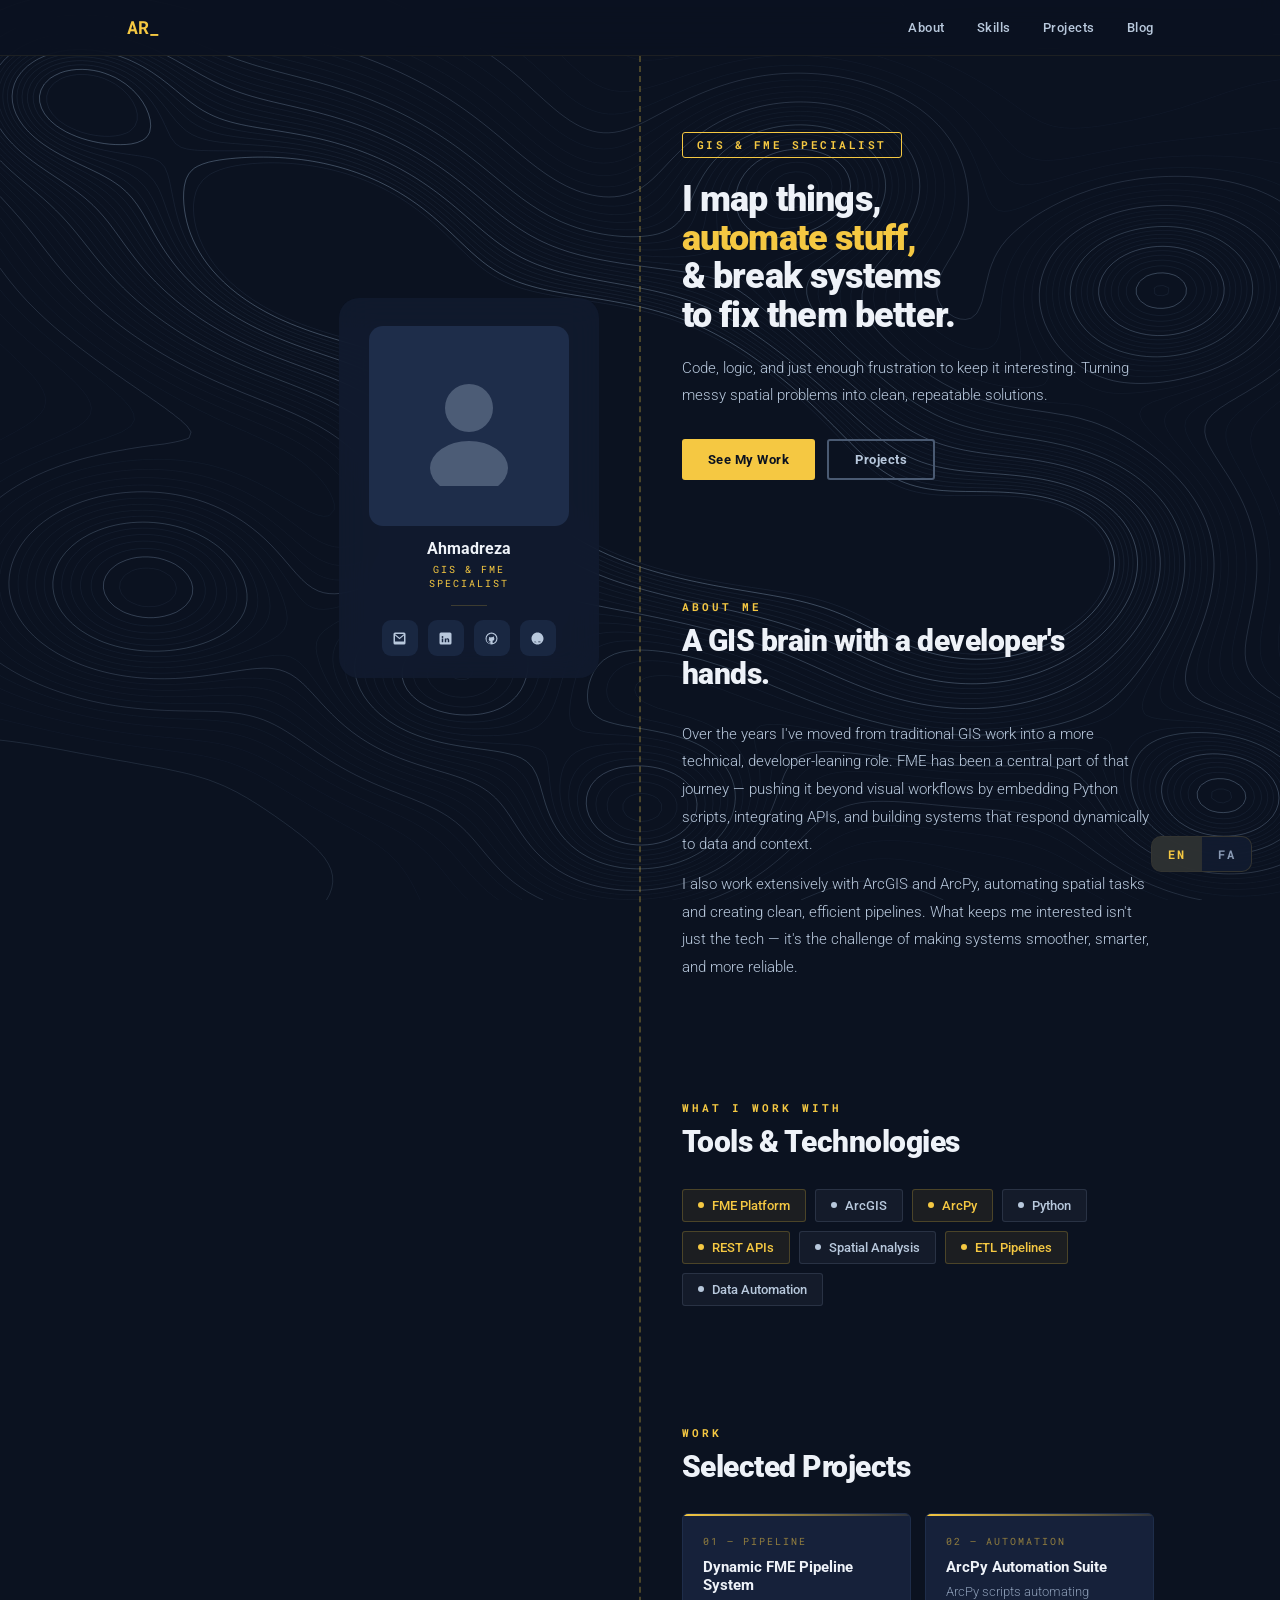
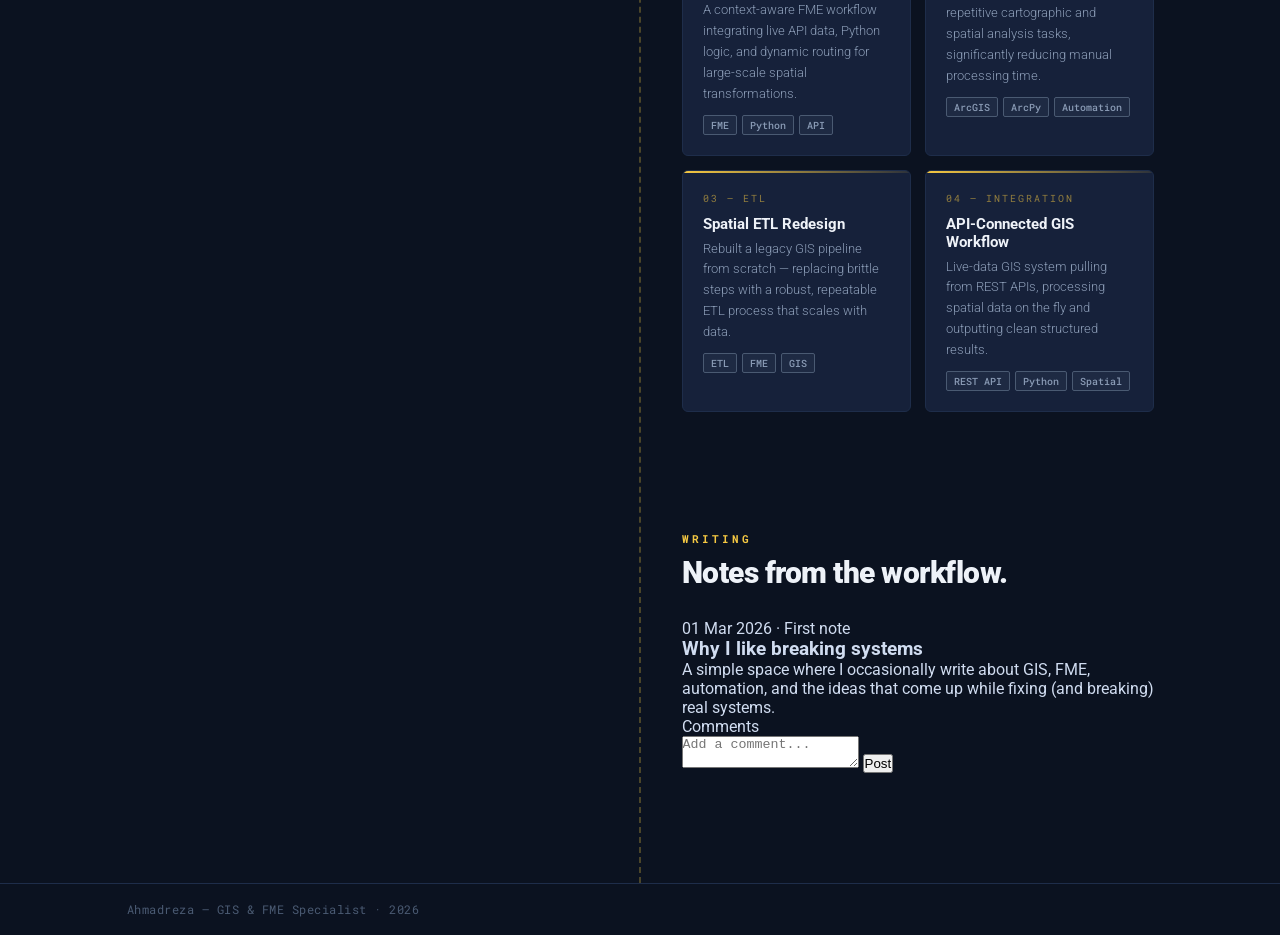
<file: index.html>
<!DOCTYPE html>
<html lang="en">
  <head>
    <meta charset="UTF-8" />
    <meta name="viewport" content="width=device-width, initial-scale=1.0" />
    <title>Ahmadreza — Portfolio</title>
    <!-- Redirect quickly to the main portfolio page -->
    <meta http-equiv="refresh" content="0; url=portfolio.html" />
    <link rel="canonical" href="portfolio.html" />
    <style>
      body {
        font-family: system-ui, -apple-system, BlinkMacSystemFont, "Segoe UI",
          sans-serif;
        display: flex;
        align-items: center;
        justify-content: center;
        min-height: 100vh;
        margin: 0;
        background: #0b1220;
        color: #eef2f8;
      }
      a {
        color: #f5c842;
      }
    </style>
  </head>
  <body>
    <p>
      If you are not redirected automatically, open
      <a href="portfolio.html">my portfolio</a>.
    </p>
  </body>
</html>
</file>
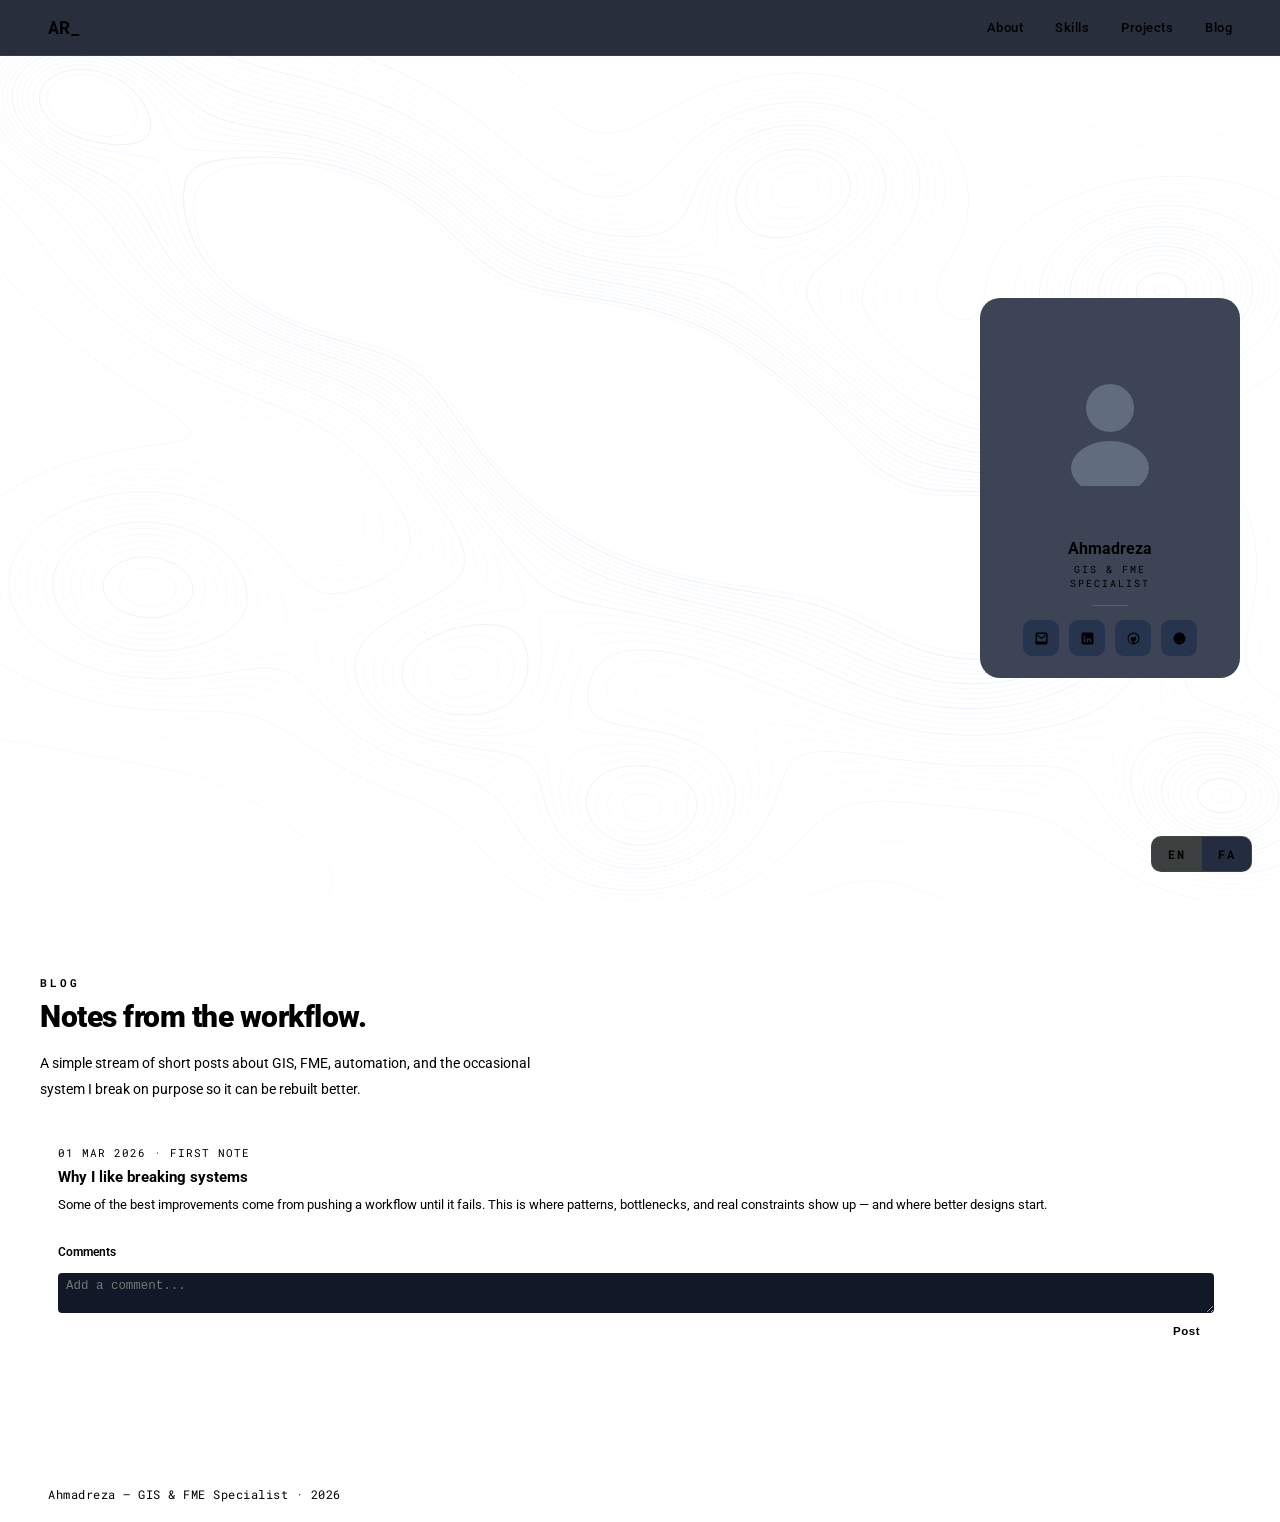
<file: blog.html>
<!DOCTYPE html>
<html lang="en">
<head>
<meta charset="UTF-8"/>
<meta name="viewport" content="width=device-width, initial-scale=1.0"/>
<title>Ahmadreza — Blog</title>
<link href="https://fonts.googleapis.com/css2?family=Roboto:wght@300;400;500;700;900&family=Roboto+Mono:wght@400;500&display=swap" rel="stylesheet"/>
<link href="https://fonts.googleapis.com/css2?family=Vazirmatn:wght@300;400;500;700;900&display=swap" rel="stylesheet"/>
<style>
*{margin:0;padding:0;box-sizing:border-box;}
::root{
  --navy:#0B1220;
  --navy-card:#16213A;
  --navy-light:#1E2D4A;
  --yellow:#F5C842;
  --grey:#8A9BB5;
  --grey-light:#B8C8DC;
  --grey-dark:#4A5A72;
  --white:#EEF2F8;
  --ink:#D0DCF0;
  --max-col:560px;
}
html{scroll-behavior:smooth;}
body{font-family:'Roboto',sans-serif;background:var(--navy);color:var(--ink);overflow-x:hidden;}
body.rtl{direction:rtl;font-family:'Vazirmatn',sans-serif;}

#bgCanvas{position:fixed;top:0;left:0;width:100%;height:100%;z-index:0;pointer-events:none;}

nav{
  position:fixed;top:0;width:100%;z-index:100;
  padding:16px 0;
  display:flex;justify-content:space-between;align-items:center;
  background:rgba(11,18,32,0.88);backdrop-filter:blur(12px);
  border-bottom:1px solid rgba(245,200,66,0.08);
}
.nav-inner{
  width:100%;display:flex;align-items:center;justify-content:space-between;
  max-width:calc(var(--max-col)*2 + 3px);
  margin:0 auto;
  padding:0 48px;
}
.nav-logo{font-weight:900;font-size:1.1rem;color:var(--yellow);font-family:'Roboto Mono',monospace;}
.nav-links{display:flex;gap:32px;}
.nav-links a{text-decoration:none;color:var(--grey-light);font-weight:500;font-size:0.83rem;letter-spacing:0.5px;transition:color 0.2s;}
.nav-links a:hover{color:var(--yellow);}
.nav-links a.active{color:var(--yellow);}

.lang-toggle{
  position:fixed;bottom:28px;right:28px;z-index:200;
  display:flex;align-items:center;
  background:rgba(18,28,48,0.92);backdrop-filter:blur(14px);
  border-radius:10px;overflow:hidden;
  border:1px solid rgba(245,200,66,0.15);
}
.lang-btn{padding:9px 16px;font-size:0.75rem;font-weight:700;font-family:'Roboto Mono',monospace;letter-spacing:1.5px;cursor:pointer;border:none;background:transparent;color:var(--grey);transition:color 0.2s,background 0.2s;}
.lang-btn.active{background:rgba(245,200,66,0.12);color:var(--yellow);}
.lang-btn:hover:not(.active)){color:var(--grey-light);}
.lang-sep{width:1px;background:rgba(245,200,66,0.12);align-self:stretch;}

.layout-outer{
  display:flex;
  justify-content:center;
  min-height:100vh;
  padding-top:56px;
  position:relative;z-index:1;
}
.layout{
  display:grid;
  grid-template-columns:minmax(0,var(--max-col)) 3px minmax(0,var(--max-col));
  width:100%;
  max-width:calc(var(--max-col)*2 + 3px);
}
.spine{
  position:relative;
  display:flex;flex-direction:column;align-items:center;
}
.spine-line{
  position:absolute;
  top:0;bottom:0;
  left:50%;transform:translateX(-50%);
  width:0;
  border-left:2px dashed rgba(245,200,66,0.28);
}

.left-panel{
  display:flex;flex-direction:column;
  align-items:flex-end;
  padding:80px 40px 60px 48px;
  position:sticky;top:56px;
  height:calc(100vh - 56px);
  align-self:start;
  justify-content:center;
}
body.rtl .left-panel{align-items:flex-start;padding:80px 48px 60px 40px;}

.profile-card{
  display:flex;flex-direction:column;align-items:center;
  background:rgba(18,28,48,0.82);
  backdrop-filter:blur(16px);
  border:none;border-radius:20px;
  padding:28px 24px 22px;
  width:100%;max-width:260px;
}
.profile-photo{
  width:200px;height:200px;border-radius:14px;
  background:var(--navy-light);
  overflow:hidden;display:flex;align-items:center;justify-content:center;
}
.profile-photo svg{width:120px;height:120px;opacity:0.3;}
.profile-name{margin-top:14px;font-size:0.97rem;font-weight:700;color:var(--white);text-align:center;}
.profile-name-fa{font-size:0.82rem;color:var(--grey);text-align:center;margin-top:3px;display:none;}
body.rtl .profile-name-fa{display:block;}
body.rtl .profile-name{display:none;}
.profile-role{margin-top:5px;font-size:0.6rem;color:var(--yellow);text-align:center;letter-spacing:2px;text-transform:uppercase;font-family:'Roboto Mono',monospace;line-height:1.5;}
body.rtl .profile-role{font-family:'Vazirmatn',sans-serif;letter-spacing:0.5px;}
.profile-divider{width:36px;height:1px;background:rgba(245,200,66,0.2);margin:14px 0;}
.profile-socials{display:flex;flex-direction:row;gap:10px;justify-content:center;}
.soc-btn{width:36px;height:36px;border-radius:9px;background:rgba(30,45,74,0.7);border:none;display:flex;align-items:center;justify-content:center;cursor:pointer;text-decoration:none;transition:background 0.2s;}
.soc-btn:hover{background:rgba(245,200,66,0.13);}
.soc-btn svg{width:15px;height:15px;fill:var(--grey-light);}
.soc-btn:hover svg{fill:var(--yellow);}

.right-panel{
  padding:60px 48px 60px 40px;
  display:flex;flex-direction:column;
}
body.rtl .right-panel{padding:60px 40px 60px 48px;}

.section-block{position:relative;padding:70px 0 50px;}
.section-block:first-child{padding-top:16px;}

.section-label{font-size:0.68rem;font-weight:700;letter-spacing:3px;text-transform:uppercase;color:var(--yellow);margin-bottom:10px;font-family:'Roboto Mono',monospace;}
body.rtl .section-label{font-family:'Vazirmatn',sans-serif;letter-spacing:0.5px;}
.section-title{font-size:1.9rem;font-weight:900;color:var(--white);letter-spacing:-0.5px;line-height:1.1;margin-bottom:18px;}
body.rtl .section-title{letter-spacing:0;}
.section-sub{font-size:0.9rem;color:var(--grey-light);line-height:1.8;max-width:32rem;}

/* BLOG */
.blog-list{display:flex;flex-direction:column;gap:14px;margin-top:24px;}
.blog-card{background:var(--navy-card);border:1px solid var(--navy-light);border-radius:6px;padding:18px 18px 16px;display:flex;flex-direction:column;gap:8px;}
.blog-meta{font-size:0.7rem;color:var(--grey);font-family:'Roboto Mono',monospace;letter-spacing:1px;text-transform:uppercase;}
body.rtl .blog-meta{font-family:'Vazirmatn',sans-serif;letter-spacing:0.5px;}
.blog-title{font-size:0.95rem;font-weight:700;color:var(--white);}
.blog-body{font-size:0.82rem;color:var(--grey-light);line-height:1.75;}
.blog-comments{margin-top:10px;border-top:1px solid var(--navy-light);padding-top:10px;}
.blog-comments-title{font-size:0.75rem;font-weight:600;color:var(--grey-light);margin-bottom:6px;}
.blog-comment-list{list-style:none;padding:0;margin:0;display:flex;flex-direction:column;gap:6px;font-size:0.78rem;color:var(--ink);}
.blog-comment-item-meta{font-size:0.65rem;color:var(--grey-dark);margin-bottom:2px;}
.blog-comment-form{margin-top:8px;display:flex;flex-direction:column;gap:6px;}
.blog-comment-input{background:#111827;border:1px solid var(--navy-light);border-radius:4px;padding:6px 8px;font-size:0.78rem;color:var(--ink);resize:vertical;min-height:40px;}
.blog-comment-input:focus{outline:none;border-color:var(--yellow);}
.blog-comment-submit{align-self:flex-end;padding:6px 14px;border-radius:3px;border:none;background:var(--yellow);color:var(--navy);font-size:0.72rem;font-weight:700;cursor:pointer;letter-spacing:0.5px;}
.blog-comment-submit:hover{transform:translateY(-1px);box-shadow:0 4px 12px rgba(0,0,0,0.35);}

.footer-outer{position:relative;z-index:1;border-top:1px solid var(--navy-light);}
.footer-inner{max-width:calc(var(--max-col)*2 + 3px);margin:0 auto;padding:18px 48px;}
footer{font-size:0.72rem;color:var(--grey-dark);font-family:'Roboto Mono',monospace;letter-spacing:0.5px;}
body.rtl footer{font-family:'Vazirmatn',sans-serif;letter-spacing:0;}

@media(max-width:860px){
  .layout{grid-template-columns:1fr;}
  .spine{display:none;}
  .left-panel{position:relative;top:auto;height:auto;padding:40px 24px 20px;align-items:center;}
  .right-panel{padding:20px 24px 40px;}
  .nav-inner{padding:0 20px;}
  .footer-inner{padding:18px 24px;}
}
</style>
</head>
<body>

<canvas id="bgCanvas"></canvas>

<div class="lang-toggle">
  <button class="lang-btn active" id="btn-en" onclick="setLang('en')">EN</button>
  <div class="lang-sep"></div>
  <button class="lang-btn" id="btn-fa" onclick="setLang('fa')">FA</button>
</div>

<nav>
  <div class="nav-inner">
    <div class="nav-logo">AR_</div>
    <div class="nav-links">
      <a href="portfolio.html#about" id="nav-about">About</a>
      <a href="portfolio.html#skills" id="nav-skills">Skills</a>
      <a href="portfolio.html#projects" id="nav-projects">Projects</a>
      <a href="blog.html" id="nav-blog" class="active">Blog</a>
    </div>
  </div>
</nav>

<div class="layout-outer">
  <div class="layout">
    <div class="left-panel">
      <div class="profile-card">
        <div class="profile-photo">
          <svg viewBox="0 0 80 80" fill="none"><circle cx="40" cy="28" r="16" fill="#B8C8DC"/><ellipse cx="40" cy="68" rx="26" ry="18" fill="#B8C8DC"/></svg>
        </div>
        <div class="profile-name">Ahmadreza</div>
        <div class="profile-name-fa" id="profile-name-fa">احمدرضا</div>
        <div class="profile-role" id="profile-role">GIS & FME<br/>Specialist</div>
        <div class="profile-divider"></div>
        <div class="profile-socials">
          <a href="mailto:ahmadreza@email.com" class="soc-btn" title="Email">
            <svg viewBox="0 0 20 20"><path d="M2 4a2 2 0 012-2h12a2 2 0 012 2v12a2 2 0 01-2 2H4a2 2 0 01-2-2V4zm2 0l6 5 6-5H4zm0 2v8h12V6l-6 5-6-5z"/></svg>
          </a>
          <a href="#" class="soc-btn" title="LinkedIn">
            <svg viewBox="0 0 20 20"><path d="M16 2H4a2 2 0 00-2 2v12a2 2 0 002 2h12a2 2 0 002-2V4a2 2 0 00-2-2zM7 15H5v-5h2v5zm-1-5.8a1.2 1.2 0 110-2.4 1.2 1.2 0 010 2.4zm9 5.8h-2v-2.6c0-.8-.3-1.4-1-1.4-.6 0-.9.4-1 .8v3.2H9V10h2v.8c.3-.5.9-1 1.8-1 1.3 0 2.2.9 2.2 2.7V15z"/></svg>
          </a>
          <a href="#" class="soc-btn" title="GitHub">
            <svg viewBox="0 0 20 20"><path d="M10 2a8 8 0 100 16A8 8 0 0010 2zm0 1.5c3.59 0 6.5 2.91 6.5 6.5 0 2.89-1.88 5.35-4.49 6.22-.32-.06-.44-.22-.44-.44v-1.58c0-.54-.18-.89-.38-1.07 1.27-.14 2.6-.62 2.6-2.8 0-.62-.22-1.13-.59-1.52.06-.15.26-.72-.06-1.5 0 0-.48-.15-1.58.59A5.46 5.46 0 0010 8.4c-.49 0-.98.07-1.44.2-1.1-.74-1.58-.59-1.58-.59-.32.78-.12 1.35-.06 1.5-.37.39-.59.9-.59 1.52 0 2.17 1.32 2.66 2.58 2.81-.16.14-.31.39-.37.76-.33.15-1.18.41-1.7-.49 0 0-.31-.56-.9-.6 0 0-.57-.01-.04.36 0 0 .38.18.65.85 0 0 .34 1.04 1.98.69v1.05c0 .22-.12.38-.43.44A6.502 6.502 0 013.5 10c0-3.59 2.91-6.5 6.5-6.5z"/></svg>
          </a>
          <a href="#" class="soc-btn" title="ResearchGate">
            <svg viewBox="0 0 20 20"><path d="M10 2C5.58 2 2 5.58 2 10s3.58 8 8 8 8-3.58 8-8-3.58-8-8-8zm1 13v-1.06c2.26-.44 4-2.43 4-4.94 0-2.76-2.24-5-5-5S5 7.24 5 10c0 2.51 1.74 4.5 4 4.94V15H6v-1h3V9.5H7V8l3-1 3 1v1.5h-2V14h3v1h-3z"/></svg>
          </a>
        </div>
      </div>
    </div>

    <div class="spine"><div class="spine-line"></div></div>

    <div class="right-panel">
      <div class="section-block" id="blog-top">
        <div class="section-label" id="blog-label">Blog</div>
        <div class="section-title" id="blog-title">Notes from the workflow.</div>
        <p class="section-sub" id="blog-sub">
          A simple stream of short posts about GIS, FME, automation, and the occasional system I break on purpose so it can be rebuilt better.
        </p>
        <div class="blog-list" id="blog-list">
          <article class="blog-card" data-blog-id="2026-03-01-first-note">
            <div class="blog-meta">01 Mar 2026 · First note</div>
            <h3 class="blog-title">Why I like breaking systems</h3>
            <p class="blog-body">
              Some of the best improvements come from pushing a workflow until it fails. This is where patterns, bottlenecks, and real constraints show up — and where better designs start.
            </p>
            <div class="blog-comments">
              <div class="blog-comments-title" data-i18n="comments-title">Comments</div>
              <ul class="blog-comment-list"></ul>
              <form class="blog-comment-form">
                <textarea class="blog-comment-input" placeholder="Add a comment..."></textarea>
                <button type="submit" class="blog-comment-submit">Post</button>
              </form>
            </div>
          </article>
        </div>
      </div>
    </div>
  </div>
</div>

<div class="footer-outer">
  <div class="footer-inner">
    <footer id="footer-text">Ahmadreza — GIS & FME Specialist · 2026</footer>
  </div>
</div>

<script>
// background from portfolio
const canvas = document.getElementById('bgCanvas');
const ctx = canvas.getContext('2d');
let W,H,contourLevels=[];
function noise(x,y){
  return (Math.sin(x*1.1+2.3)*Math.cos(y*0.9+1.7)
        + Math.sin(x*0.4+5.1)*Math.cos(y*0.5+3.9)*0.6
        + Math.sin(x*2.3+0.7)*Math.cos(y*1.8+4.2)*0.3
        + Math.sin(x*0.15+8.1)*Math.cos(y*0.2+6.3)*0.8)/2.7;
}
function elevation(nx,ny){
  const peaks=[
    {x:0.50,y:0.48,s:0.18},{x:0.44,y:0.42,s:0.13},{x:0.57,y:0.55,s:0.14},
    {x:0.18,y:0.22,s:0.16},{x:0.28,y:0.30,s:0.12},{x:0.75,y:0.70,s:0.15},
    {x:0.82,y:0.60,s:0.11},{x:0.62,y:0.20,s:0.10},{x:0.12,y:0.65,s:0.12},
    {x:0.90,y:0.32,s:0.09},{x:0.35,y:0.75,s:0.11},{x:0.50,y:0.90,s:0.10},
    {x:0.05,y:0.10,s:0.09},{x:0.95,y:0.88,s:0.08}
  ];
  let h=0;
  peaks.forEach(p=>{
    const dx=nx-p.x,dy=ny-p.y;
    h+=Math.exp(-(dx*dx+dy*dy)/(p.s*p.s));
  });
  h+=noise(nx*8,ny*8)*0.22+noise(nx*3.5+1.1,ny*3.5+2.3)*0.14;
  return h;
}
function buildContours(){
  contourLevels=[];
  const BASE_W=1400,BASE_H=900,gs=6;
  const cols=Math.ceil(BASE_W/gs)+1,rows=Math.ceil(BASE_H/gs)+1;
  const grid=[];
  for(let r=0;r<rows;r++){
    grid[r]=[];
    for(let c=0;c<cols;c++) grid[r][c]=elevation(c/cols,r/rows);
  }
  const numLevels=32,minE=0.02,maxE=1.35;
  for(let li=0;li<numLevels;li++){
    const thresh=minE+(li/(numLevels-1))*(maxE-minE);
    const segs=[];
    for(let r=0;r<rows-1;r++){
      for(let c=0;c<cols-1;c++){
        const v=[grid[r][c],grid[r][c+1],grid[r+1][c+1],grid[r+1][c]];
        const px=[c*gs,(c+1)*gs,(c+1)*gs,c*gs];
        const py=[r*gs,r*gs,(r+1)*gs,(r+1)*gs];
        const ipts=[];
        [[0,1],[1,2],[2,3],[3,0]].forEach(([a,b])=>{
          if((v[a]<thresh)!==(v[b]<thresh)){
            const f=(thresh-v[a])/(v[b]-v[a]);
            ipts.push([px[a]+f*(px[b]-px[a]),py[a]+f*(py[b]-py[a])]);
          }
        });
        if(ipts.length===2) segs.push(ipts);
      }
    }
    const t=li/numLevels,alpha=0.055+t*0.085,isIndex=(li%5===0);
    contourLevels.push({segs,alpha:isIndex?alpha*2.2:alpha,isIndex,baseW:BASE_W,baseH:BASE_H});
  }
}
function drawContours(){
  contourLevels.forEach(cl=>{
    const sx=W/cl.baseW,sy=H/cl.baseH;
    ctx.beginPath();
    cl.segs.forEach(s=>{
      ctx.moveTo(s[0][0]*sx,s[0][1]*sy);
      ctx.lineTo(s[1][0]*sx,s[1][1]*sy);
    });
    ctx.strokeStyle=cl.isIndex?`rgba(180,210,240,${cl.alpha})`:`rgba(140,175,215,${cl.alpha})`;
    ctx.lineWidth=cl.isIndex?1.0:0.65;
    ctx.stroke();
  });
}
let dirty=true;
function resize(){
  W=canvas.width=window.innerWidth;
  H=canvas.height=window.innerHeight;
  dirty=true;
}
window.addEventListener('resize',resize);
function frame(){
  if(dirty){ctx.clearRect(0,0,W,H);drawContours();dirty=false;}
  requestAnimationFrame(frame);
}
resize();
buildContours();
requestAnimationFrame(frame);

// blog comments (same storage key as portfolio)
const COMMENTS_STORAGE_KEY='ar_blog_comments_v1';
function loadCommentsStore(){
  try{
    const raw=localStorage.getItem(COMMENTS_STORAGE_KEY);
    return raw?JSON.parse(raw):{};
  }catch(e){return {};}
}
function saveCommentsStore(store){
  try{localStorage.setItem(COMMENTS_STORAGE_KEY,JSON.stringify(store));}catch(e){}
}
function renderComments(listEl,comments){
  listEl.innerHTML='';
  comments.forEach(c=>{
    const li=document.createElement('li');
    const meta=document.createElement('div');
    meta.className='blog-comment-item-meta';
    meta.textContent=new Date(c.ts).toLocaleString();
    const body=document.createElement('div');
    body.textContent=c.text;
    li.appendChild(meta);
    li.appendChild(body);
    listEl.appendChild(li);
  });
}
function setupBlogComments(){
  const cards=document.querySelectorAll('.blog-card');
  if(!cards.length)return;
  const store=loadCommentsStore();
  cards.forEach(card=>{
    const id=card.dataset.blogId;
    const listEl=card.querySelector('.blog-comment-list');
    const form=card.querySelector('.blog-comment-form');
    const input=card.querySelector('.blog-comment-input');
    renderComments(listEl,store[id]||[]);
    form.addEventListener('submit',e=>{
      e.preventDefault();
      const text=input.value.trim();
      if(!text)return;
      const entry={text,ts:new Date().toISOString()};
      const arr=store[id]||[];
      arr.push(entry);
      store[id]=arr;
      saveCommentsStore(store);
      renderComments(listEl,arr);
      input.value='';
    });
  });
}

// language switcher
const content={
  en:{
    navAbout:'About',navSkills:'Skills',navProjects:'Projects',navBlog:'Blog',
    blogLabel:'Blog',blogTitle:'Notes from the workflow.',blogSub:'A simple stream of short posts about GIS, FME, automation, and the occasional system I break on purpose so it can be rebuilt better.',
    commentsTitle:'Comments',
    footerText:'Ahmadreza — GIS & FME Specialist · 2026',
    profileRole:'GIS & FME<br/>Specialist',
  },
  fa:{
    navAbout:'درباره او',navSkills:'مهارت‌ها',navProjects:'پروژه‌ها',navBlog:'بلاگ',
    blogLabel:'بلاگ',blogTitle:'یادداشت‌هایی از کار روزمره.',blogSub:'جایی برای چند یادداشت کوتاه درباره GIS، FME، اتوماسیون و سیستم‌هایی که عمداً خراب می‌کنم تا بهتر ساخته شوند.',
    commentsTitle:'دیدگاه‌ها',
    footerText:'احمدرضا — متخصص GIS و FME · ۱۴۰۵',
    profileRole:'متخصص GIS<br/>و FME',
  }
};

function setLang(lang){
  const d=document,t=content[lang],isFA=lang==='fa';
  document.body.classList.toggle('rtl',isFA);
  d.getElementById('btn-en').classList.toggle('active',lang==='en');
  d.getElementById('btn-fa').classList.toggle('active',lang==='fa');
  d.getElementById('nav-about').textContent=t.navAbout;
  d.getElementById('nav-skills').textContent=t.navSkills;
  d.getElementById('nav-projects').textContent=t.navProjects;
  d.getElementById('nav-blog').textContent=t.navBlog;
  d.getElementById('blog-label').textContent=t.blogLabel;
  d.getElementById('blog-title').textContent=t.blogTitle;
  d.getElementById('blog-sub').textContent=t.blogSub;
  const commentsTitles=d.querySelectorAll('[data-i18n="comments-title"]');
  commentsTitles.forEach(el=>el.textContent=t.commentsTitle);
  d.getElementById('footer-text').textContent=t.footerText;
  d.getElementById('profile-role').innerHTML=t.profileRole;
}

document.addEventListener('DOMContentLoaded',()=>{
  setupBlogComments();
  setLang('en');
});
</script>
</body>
</html>
</file>
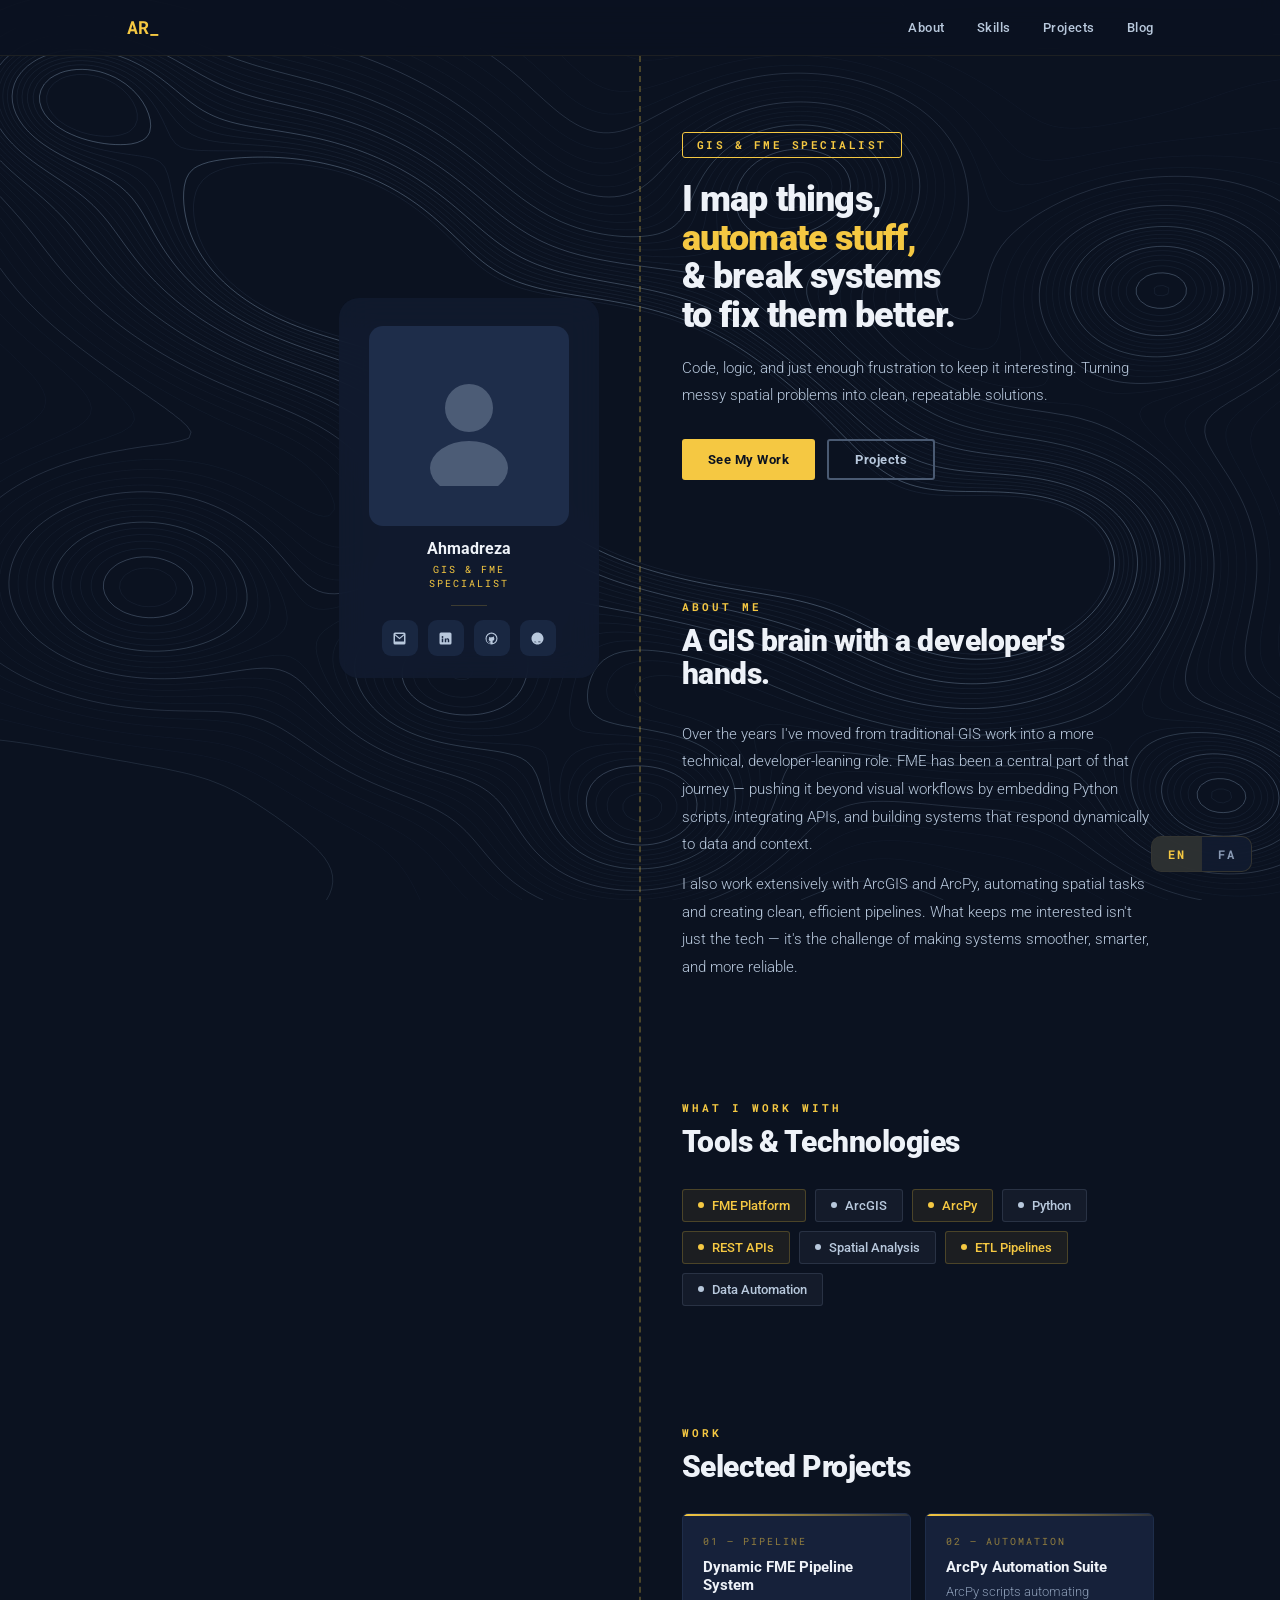
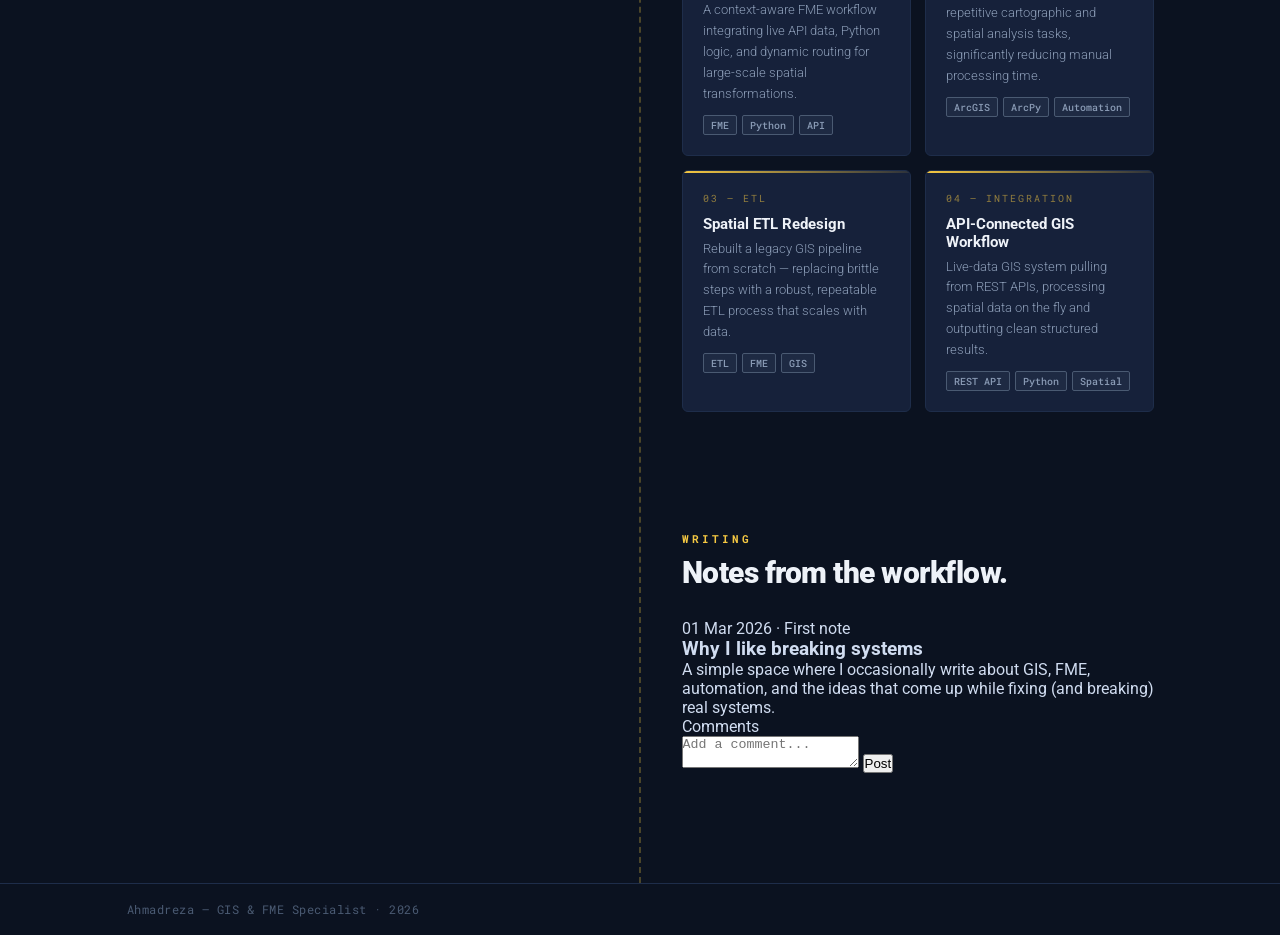
<file: portfolio.html>
<!DOCTYPE html>
<html lang="en">
<head>
<meta charset="UTF-8"/>
<meta name="viewport" content="width=device-width, initial-scale=1.0"/>
<title>Ahmadreza — GIS & FME Specialist</title>
<link href="https://fonts.googleapis.com/css2?family=Roboto:wght@300;400;500;700;900&family=Roboto+Mono:wght@400;500&display=swap" rel="stylesheet"/>
<link href="https://fonts.googleapis.com/css2?family=Vazirmatn:wght@300;400;500;700;900&display=swap" rel="stylesheet"/>
<style>
*{margin:0;padding:0;box-sizing:border-box;}
:root{
  --navy:#0B1220;
  --navy-card:#16213A;
  --navy-light:#1E2D4A;
  --yellow:#F5C842;
  --grey:#8A9BB5;
  --grey-light:#B8C8DC;
  --grey-dark:#4A5A72;
  --white:#EEF2F8;
  --ink:#D0DCF0;
  --max-col:560px; /* max width each content column */
}
html{scroll-behavior:smooth;}
body{font-family:'Roboto',sans-serif;background:var(--navy);color:var(--ink);overflow-x:hidden;}
body.rtl{direction:rtl;font-family:'Vazirmatn',sans-serif;}
body.rtl .nav-logo,body.rtl .section-label,body.rtl .hero-tag,body.rtl .proj-num,body.rtl .proj-tag,body.rtl footer{font-family:'Vazirmatn',sans-serif;}

#bgCanvas{position:fixed;top:0;left:0;width:100%;height:100%;z-index:0;pointer-events:none;}

/* ── NAV ── */
nav{
  position:fixed;top:0;width:100%;z-index:100;
  padding:16px 0;
  display:flex;justify-content:space-between;align-items:center;
  background:rgba(11,18,32,0.88);backdrop-filter:blur(12px);
  border-bottom:1px solid rgba(245,200,66,0.08);
}
/* nav inner aligns with content columns */
.nav-inner{
  width:100%;display:flex;align-items:center;justify-content:space-between;
  max-width:calc(var(--max-col)*2 + 3px);
  margin:0 auto;
  padding:0 48px;
}
.nav-logo{font-weight:900;font-size:1.1rem;color:var(--yellow);font-family:'Roboto Mono',monospace;}
.nav-links{display:flex;gap:32px;}
.nav-links a{text-decoration:none;color:var(--grey-light);font-weight:500;font-size:0.83rem;letter-spacing:0.5px;transition:color 0.2s;}
.nav-links a:hover{color:var(--yellow);}

/* ── LANG TOGGLE ── */
.lang-toggle{
  position:fixed;bottom:28px;right:28px;z-index:200;
  display:flex;align-items:center;
  background:rgba(18,28,48,0.92);backdrop-filter:blur(14px);
  border-radius:10px;overflow:hidden;
  border:1px solid rgba(245,200,66,0.15);
}
.lang-btn{padding:9px 16px;font-size:0.75rem;font-weight:700;font-family:'Roboto Mono',monospace;letter-spacing:1.5px;cursor:pointer;border:none;background:transparent;color:var(--grey);transition:color 0.2s,background 0.2s;}
.lang-btn.active{background:rgba(245,200,66,0.12);color:var(--yellow);}
.lang-btn:hover:not(.active){color:var(--grey-light);}
.lang-sep{width:1px;background:rgba(245,200,66,0.12);align-self:stretch;}

/* ── OUTER WRAPPER: centres content, spine in middle ── */
.layout-outer{
  display:flex;
  justify-content:center;
  min-height:100vh;
  padding-top:56px;
  position:relative;z-index:1;
}

/* ── TWO COLUMNS + SPINE ── */
.layout{
  display:grid;
  grid-template-columns:minmax(0,var(--max-col)) 3px minmax(0,var(--max-col));
  width:100%;
  max-width:calc(var(--max-col)*2 + 3px);
}

/* ── SPINE ── */
.spine{
  position:relative;
  display:flex;flex-direction:column;align-items:center;
}
.spine-line{
  position:absolute;
  top:0;bottom:0;
  left:50%;transform:translateX(-50%);
  width:0;
  border-left:2px dashed rgba(245,200,66,0.28);
}

/* ── LEFT PANEL ── */
.left-panel{
  display:flex;flex-direction:column;
  align-items:flex-end; /* hug the spine */
  padding:80px 40px 60px 48px;
  position:sticky;top:56px;
  height:calc(100vh - 56px);
  align-self:start;
  justify-content:center;
}
body.rtl .left-panel{align-items:flex-start;padding:80px 48px 60px 40px;}

.profile-card{
  display:flex;flex-direction:column;align-items:center;
  background:rgba(18,28,48,0.82);
  backdrop-filter:blur(16px);
  border:none;border-radius:20px;
  padding:28px 24px 22px;
  width:100%;max-width:260px;
}
.profile-photo{
  width:200px;height:200px;border-radius:14px;
  background:var(--navy-light);
  overflow:hidden;display:flex;align-items:center;justify-content:center;
}
.profile-photo svg{width:120px;height:120px;opacity:0.3;}
.profile-name{margin-top:14px;font-size:0.97rem;font-weight:700;color:var(--white);text-align:center;}
.profile-name-fa{font-size:0.82rem;color:var(--grey);text-align:center;margin-top:3px;display:none;}
body.rtl .profile-name-fa{display:block;}
body.rtl .profile-name{display:none;}
.profile-role{margin-top:5px;font-size:0.6rem;color:var(--yellow);text-align:center;letter-spacing:2px;text-transform:uppercase;font-family:'Roboto Mono',monospace;line-height:1.5;}
body.rtl .profile-role{font-family:'Vazirmatn',sans-serif;letter-spacing:0.5px;}
.profile-divider{width:36px;height:1px;background:rgba(245,200,66,0.2);margin:14px 0;}
.profile-socials{display:flex;flex-direction:row;gap:10px;justify-content:center;}
.soc-btn{width:36px;height:36px;border-radius:9px;background:rgba(30,45,74,0.7);border:none;display:flex;align-items:center;justify-content:center;cursor:pointer;text-decoration:none;transition:background 0.2s;}
.soc-btn:hover{background:rgba(245,200,66,0.13);}
.soc-btn svg{width:15px;height:15px;fill:var(--grey-light);}
.soc-btn:hover svg{fill:var(--yellow);}

/* ── RIGHT PANEL ── */
.right-panel{
  padding:60px 48px 60px 40px;
  display:flex;flex-direction:column;
}
body.rtl .right-panel{padding:60px 40px 60px 48px;}

/* ── SECTION BLOCKS ── */
.section-block{position:relative;padding:70px 0 50px;}
.section-block:first-child{padding-top:16px;}

/* ── SPINE DOTS — injected by JS directly into spine column ── */
.spine-marker{
  position:absolute;
  left:50%;
  transform:translateX(-50%);
  border-radius:50%;
  z-index:10;
  pointer-events:none;
}
.spine-marker.lg{
  width:12px;height:12px;
  background:var(--yellow);
  box-shadow:0 0 0 3px rgba(245,200,66,0.15);
  margin-left:-6px; /* cancel the 50% so left:50% truly centres */
}
.spine-marker.sm{
  width:7px;height:7px;
  border:1.5px solid rgba(245,200,66,0.4);
  margin-left:-3.5px;
}

/* ── LABELS / TITLES ── */
.section-label{font-size:0.68rem;font-weight:700;letter-spacing:3px;text-transform:uppercase;color:var(--yellow);margin-bottom:10px;font-family:'Roboto Mono',monospace;}
body.rtl .section-label{font-family:'Vazirmatn',sans-serif;letter-spacing:0.5px;}
.section-title{font-size:1.9rem;font-weight:900;color:var(--white);letter-spacing:-0.5px;line-height:1.1;margin-bottom:30px;}
body.rtl .section-title{letter-spacing:0;}

/* ── HERO ── */
.hero-tag{display:inline-block;border:1.5px solid var(--yellow);color:var(--yellow);font-size:0.68rem;font-weight:700;letter-spacing:2.5px;text-transform:uppercase;padding:5px 14px;border-radius:3px;margin-bottom:22px;font-family:'Roboto Mono',monospace;}
body.rtl .hero-tag{font-family:'Vazirmatn',sans-serif;letter-spacing:0.5px;}
.hero-title{font-size:clamp(1.8rem,2.8vw,3rem);font-weight:900;line-height:1.08;color:var(--white);letter-spacing:-0.8px;}
body.rtl .hero-title{letter-spacing:0;}
.hero-title span{color:var(--yellow);}
.hero-sub{margin-top:20px;font-size:0.91rem;line-height:1.85;color:var(--grey-light);font-weight:300;}
.hero-cta{margin-top:30px;display:flex;gap:12px;flex-wrap:wrap;}
.btn{padding:11px 26px;border-radius:3px;font-family:'Roboto',sans-serif;font-weight:700;font-size:0.83rem;cursor:pointer;border:none;transition:transform 0.2s,box-shadow 0.2s;letter-spacing:0.5px;}
body.rtl .btn{font-family:'Vazirmatn',sans-serif;}
.btn:hover{transform:translateY(-3px);box-shadow:0 8px 24px rgba(0,0,0,0.3);}
.btn-primary{background:var(--yellow);color:var(--navy);}
.btn-outline{background:transparent;border:2px solid var(--grey-dark);color:var(--grey-light);}
.btn-outline:hover{border-color:var(--yellow);color:var(--yellow);}

/* ── ABOUT ── */
.about-text{font-size:0.91rem;line-height:1.9;color:var(--grey-light);font-weight:300;}
.about-text+.about-text{margin-top:12px;}

/* ── SKILLS ── */
.skills-grid{display:flex;flex-wrap:wrap;gap:9px;}
.skill-badge{display:flex;align-items:center;gap:8px;padding:8px 15px;border-radius:3px;font-weight:500;font-size:0.8rem;border:1px solid;transition:transform 0.2s;cursor:default;}
.skill-badge:hover{transform:translateY(-2px);}
.sk1{background:rgba(245,200,66,0.07);border-color:rgba(245,200,66,0.22);color:var(--yellow);}
.sk2{background:rgba(138,155,181,0.07);border-color:rgba(138,155,181,0.18);color:var(--grey-light);}
.bd{width:6px;height:6px;border-radius:50%;flex-shrink:0;}

/* ── PROJECTS ── */
.projects-grid{display:grid;grid-template-columns:1fr 1fr;gap:14px;}
.project-card{background:var(--navy-card);border:1px solid var(--navy-light);border-radius:6px;padding:20px;position:relative;overflow:hidden;transition:transform 0.22s,box-shadow 0.22s,border-color 0.22s;cursor:pointer;}
.project-card::before{content:'';position:absolute;top:0;left:0;right:0;height:2px;background:linear-gradient(90deg,var(--yellow),rgba(245,200,66,0.1));}
.project-card:hover{transform:translateY(-4px);box-shadow:0 14px 36px rgba(0,0,0,0.3);border-color:rgba(245,200,66,0.18);}
.proj-num{font-family:'Roboto Mono',monospace;font-size:0.63rem;color:var(--yellow);opacity:0.55;margin-bottom:10px;letter-spacing:2px;}
body.rtl .proj-num{font-family:'Vazirmatn',sans-serif;letter-spacing:0;}
.proj-title{font-size:0.91rem;font-weight:700;color:var(--white);margin-bottom:6px;}
.proj-desc{font-size:0.79rem;color:var(--grey);line-height:1.65;font-weight:300;}
.proj-tags{display:flex;flex-wrap:wrap;gap:5px;margin-top:10px;}
.proj-tag{background:rgba(138,155,181,0.07);border:1px solid var(--grey-dark);padding:2px 7px;border-radius:2px;font-size:0.65rem;font-weight:500;color:var(--grey);font-family:'Roboto Mono',monospace;}
body.rtl .proj-tag{font-family:'Vazirmatn',sans-serif;}

/* ── FOOTER ── */
.footer-outer{position:relative;z-index:1;border-top:1px solid var(--navy-light);}
.footer-inner{max-width:calc(var(--max-col)*2 + 3px);margin:0 auto;padding:18px 48px;}
footer{font-size:0.72rem;color:var(--grey-dark);font-family:'Roboto Mono',monospace;letter-spacing:0.5px;}
body.rtl footer{font-family:'Vazirmatn',sans-serif;letter-spacing:0;}

@media(max-width:860px){
  .layout{grid-template-columns:1fr;}
  .spine{display:none;}
  .left-panel{position:relative;top:auto;height:auto;padding:40px 24px 20px;align-items:center;}
  .right-panel{padding:20px 24px 40px;}
  .sec-dot,.sec-dot-sm{display:none;}
  .nav-inner{padding:0 20px;}
  .footer-inner{padding:18px 24px;}
}
</style>
</head>
<body>

<canvas id="bgCanvas"></canvas>

<div class="lang-toggle">
  <button class="lang-btn active" id="btn-en" onclick="setLang('en')">EN</button>
  <div class="lang-sep"></div>
  <button class="lang-btn" id="btn-fa" onclick="setLang('fa')">FA</button>
</div>

<nav>
  <div class="nav-inner">
    <div class="nav-logo">AR_</div>
    <div class="nav-links">
      <a href="#about" id="nav-about">About</a>
      <a href="#skills" id="nav-skills">Skills</a>
      <a href="#projects" id="nav-projects">Projects</a>
      <a href="blog.html" id="nav-blog">Blog</a>
    </div>
  </div>
</nav>

<div class="layout-outer">
  <div class="layout">

    <!-- LEFT -->
    <div class="left-panel">
      <div class="profile-card">
        <div class="profile-photo">
          <svg viewBox="0 0 80 80" fill="none"><circle cx="40" cy="28" r="16" fill="#B8C8DC"/><ellipse cx="40" cy="68" rx="26" ry="18" fill="#B8C8DC"/></svg>
        </div>
        <!-- EN name -->
        <div class="profile-name">Ahmadreza</div>
        <!-- FA name placeholder — shown in Persian mode -->
        <div class="profile-name-fa" id="profile-name-fa">احمدرضا</div>
        <div class="profile-role" id="profile-role">GIS & FME<br/>Specialist</div>
        <div class="profile-divider"></div>
        <div class="profile-socials">
          <a href="mailto:ahmadreza@email.com" class="soc-btn" title="Email">
            <svg viewBox="0 0 20 20"><path d="M2 4a2 2 0 012-2h12a2 2 0 012 2v12a2 2 0 01-2 2H4a2 2 0 01-2-2V4zm2 0l6 5 6-5H4zm0 2v8h12V6l-6 5-6-5z"/></svg>
          </a>
          <a href="#" class="soc-btn" title="LinkedIn">
            <svg viewBox="0 0 20 20"><path d="M16 2H4a2 2 0 00-2 2v12a2 2 0 002 2h12a2 2 0 002-2V4a2 2 0 00-2-2zM7 15H5v-5h2v5zm-1-5.8a1.2 1.2 0 110-2.4 1.2 1.2 0 010 2.4zm9 5.8h-2v-2.6c0-.8-.3-1.4-1-1.4-.6 0-.9.4-1 .8v3.2H9V10h2v.8c.3-.5.9-1 1.8-1 1.3 0 2.2.9 2.2 2.7V15z"/></svg>
          </a>
          <a href="#" class="soc-btn" title="GitHub">
            <svg viewBox="0 0 20 20"><path d="M10 2a8 8 0 100 16A8 8 0 0010 2zm0 1.5c3.59 0 6.5 2.91 6.5 6.5 0 2.89-1.88 5.35-4.49 6.22-.32-.06-.44-.22-.44-.44v-1.58c0-.54-.18-.89-.38-1.07 1.27-.14 2.6-.62 2.6-2.8 0-.62-.22-1.13-.59-1.52.06-.15.26-.72-.06-1.5 0 0-.48-.15-1.58.59A5.46 5.46 0 0010 8.4c-.49 0-.98.07-1.44.2-1.1-.74-1.58-.59-1.58-.59-.32.78-.12 1.35-.06 1.5-.37.39-.59.9-.59 1.52 0 2.17 1.32 2.66 2.58 2.81-.16.14-.31.39-.37.76-.33.15-1.18.41-1.7-.49 0 0-.31-.56-.9-.6 0 0-.57-.01-.04.36 0 0 .38.18.65.85 0 0 .34 1.04 1.98.69v1.05c0 .22-.12.38-.43.44A6.502 6.502 0 013.5 10c0-3.59 2.91-6.5 6.5-6.5z"/></svg>
          </a>
          <a href="#" class="soc-btn" title="ResearchGate">
            <svg viewBox="0 0 20 20"><path d="M10 2C5.58 2 2 5.58 2 10s3.58 8 8 8 8-3.58 8-8-3.58-8-8-8zm1 13v-1.06c2.26-.44 4-2.43 4-4.94 0-2.76-2.24-5-5-5S5 7.24 5 10c0 2.51 1.74 4.5 4 4.94V15H6v-1h3V9.5H7V8l3-1 3 1v1.5h-2V14h3v1h-3z"/></svg>
          </a>
        </div>
      </div>
    </div>

    <!-- SPINE -->
    <div class="spine"><div class="spine-line"></div></div>

    <!-- RIGHT -->
    <div class="right-panel">

      <div class="section-block" id="hero">
        <div class="hero-tag" id="hero-tag">GIS & FME Specialist</div>
        <h1 class="hero-title" id="hero-title">I map things,<br/><span>automate stuff,</span><br/>& break systems<br/>to fix them better.</h1>
        <p class="hero-sub" id="hero-sub">Code, logic, and just enough frustration to keep it interesting. Turning messy spatial problems into clean, repeatable solutions.</p>
        <div class="hero-cta">
          <button class="btn btn-primary" id="hero-cta1" onclick="document.getElementById('about').scrollIntoView({behavior:'smooth'})">See My Work</button>
          <button class="btn btn-outline" id="hero-cta2" onclick="document.getElementById('projects').scrollIntoView({behavior:'smooth'})">Projects</button>
        </div>
      </div>

      <div class="section-block" id="about">
        <div class="section-label" id="about-label">About Me</div>
        <div class="section-title" id="about-title">A GIS brain with a developer's hands.</div>
        <p class="about-text" id="about-p1">Over the years I've moved from traditional GIS work into a more technical, developer-leaning role. FME has been a central part of that journey — pushing it beyond visual workflows by embedding Python scripts, integrating APIs, and building systems that respond dynamically to data and context.</p>
        <p class="about-text" id="about-p2">I also work extensively with ArcGIS and ArcPy, automating spatial tasks and creating clean, efficient pipelines. What keeps me interested isn't just the tech — it's the challenge of making systems smoother, smarter, and more reliable.</p>
      </div>

      <div class="section-block" id="skills">
        <div class="section-label" id="skills-label">What I Work With</div>
        <div class="section-title" id="skills-title">Tools & Technologies</div>
        <div class="skills-grid">
          <div class="skill-badge sk1"><span class="bd" style="background:var(--yellow)"></span>FME Platform</div>
          <div class="skill-badge sk2"><span class="bd" style="background:var(--grey-light)"></span>ArcGIS</div>
          <div class="skill-badge sk1"><span class="bd" style="background:var(--yellow)"></span>ArcPy</div>
          <div class="skill-badge sk2"><span class="bd" style="background:var(--grey-light)"></span>Python</div>
          <div class="skill-badge sk1"><span class="bd" style="background:var(--yellow)"></span>REST APIs</div>
          <div class="skill-badge sk2"><span class="bd" style="background:var(--grey-light)"></span>Spatial Analysis</div>
          <div class="skill-badge sk1"><span class="bd" style="background:var(--yellow)"></span>ETL Pipelines</div>
          <div class="skill-badge sk2"><span class="bd" style="background:var(--grey-light)"></span>Data Automation</div>
        </div>
      </div>

      <div class="section-block" id="projects">
        <div class="section-label" id="proj-label">Work</div>
        <div class="section-title" id="proj-title">Selected Projects</div>
        <div class="projects-grid">
          <div class="project-card">
            <div class="proj-num" id="p1-num">01 — PIPELINE</div>
            <div class="proj-title" id="p1-title">Dynamic FME Pipeline System</div>
            <p class="proj-desc" id="p1-desc">A context-aware FME workflow integrating live API data, Python logic, and dynamic routing for large-scale spatial transformations.</p>
            <div class="proj-tags"><span class="proj-tag">FME</span><span class="proj-tag">Python</span><span class="proj-tag">API</span></div>
          </div>
          <div class="project-card">
            <div class="proj-num" id="p2-num">02 — AUTOMATION</div>
            <div class="proj-title" id="p2-title">ArcPy Automation Suite</div>
            <p class="proj-desc" id="p2-desc">ArcPy scripts automating repetitive cartographic and spatial analysis tasks, significantly reducing manual processing time.</p>
            <div class="proj-tags"><span class="proj-tag">ArcGIS</span><span class="proj-tag">ArcPy</span><span class="proj-tag">Automation</span></div>
          </div>
          <div class="project-card">
            <div class="proj-num" id="p3-num">03 — ETL</div>
            <div class="proj-title" id="p3-title">Spatial ETL Redesign</div>
            <p class="proj-desc" id="p3-desc">Rebuilt a legacy GIS pipeline from scratch — replacing brittle steps with a robust, repeatable ETL process that scales with data.</p>
            <div class="proj-tags"><span class="proj-tag">ETL</span><span class="proj-tag">FME</span><span class="proj-tag">GIS</span></div>
          </div>
          <div class="project-card">
            <div class="proj-num" id="p4-num">04 — INTEGRATION</div>
            <div class="proj-title" id="p4-title">API-Connected GIS Workflow</div>
            <p class="proj-desc" id="p4-desc">Live-data GIS system pulling from REST APIs, processing spatial data on the fly and outputting clean structured results.</p>
            <div class="proj-tags"><span class="proj-tag">REST API</span><span class="proj-tag">Python</span><span class="proj-tag">Spatial</span></div>
          </div>
        </div>
        <div class="sec-dot-sm"></div>
      </div>

      <div class="section-block" id="blog">
        <div class="section-label" id="blog-label">Writing</div>
        <div class="section-title" id="blog-title">Notes from the workflow.</div>
        <div class="blog-list">
          <article class="blog-card" data-blog-id="2026-03-01-first-note">
            <div class="blog-meta">01 Mar 2026 · First note</div>
            <h3 class="blog-title">Why I like breaking systems</h3>
            <p class="blog-body">
              A simple space where I occasionally write about GIS, FME, automation,
              and the ideas that come up while fixing (and breaking) real systems.
            </p>
            <div class="blog-comments">
              <div class="blog-comments-title">Comments</div>
              <ul class="blog-comment-list"></ul>
              <form class="blog-comment-form">
                <textarea class="blog-comment-input" placeholder="Add a comment..."></textarea>
                <button type="submit" class="blog-comment-submit">Post</button>
              </form>
            </div>
          </article>
        </div>
      </div>

    </div>
  </div>
</div>

<div class="footer-outer">
  <div class="footer-inner">
    <footer id="footer-text">Ahmadreza — GIS & FME Specialist · 2026</footer>
  </div>
</div>

<script>
// ── STATIC TOPO BACKGROUND ──
const canvas = document.getElementById('bgCanvas');
const ctx = canvas.getContext('2d');
let W, H, contourLevels = [];

function noise(x, y){
  return (Math.sin(x*1.1+2.3)*Math.cos(y*0.9+1.7)
        + Math.sin(x*0.4+5.1)*Math.cos(y*0.5+3.9)*0.6
        + Math.sin(x*2.3+0.7)*Math.cos(y*1.8+4.2)*0.3
        + Math.sin(x*0.15+8.1)*Math.cos(y*0.2+6.3)*0.8)/2.7;
}

function elevation(nx, ny){
  const peaks=[
    {x:0.50,y:0.48,s:0.18},{x:0.44,y:0.42,s:0.13},{x:0.57,y:0.55,s:0.14},
    {x:0.18,y:0.22,s:0.16},{x:0.28,y:0.30,s:0.12},{x:0.75,y:0.70,s:0.15},
    {x:0.82,y:0.60,s:0.11},{x:0.62,y:0.20,s:0.10},{x:0.12,y:0.65,s:0.12},
    {x:0.90,y:0.32,s:0.09},{x:0.35,y:0.75,s:0.11},{x:0.50,y:0.90,s:0.10},
    {x:0.05,y:0.10,s:0.09},{x:0.95,y:0.88,s:0.08}
  ];
  let h = 0;
  peaks.forEach(p => {
    const dx = nx-p.x, dy = ny-p.y;
    h += Math.exp(-(dx*dx+dy*dy)/(p.s*p.s));
  });
  h += noise(nx*8,ny*8)*0.22 + noise(nx*3.5+1.1,ny*3.5+2.3)*0.14;
  return h;
}

function buildContours(){
  contourLevels = [];
  const BASE_W = 1400, BASE_H = 900, gs = 6;
  const cols = Math.ceil(BASE_W/gs)+1, rows = Math.ceil(BASE_H/gs)+1;
  const grid = [];
  for(let r=0;r<rows;r++){
    grid[r]=[];
    for(let c=0;c<cols;c++) grid[r][c]=elevation(c/cols, r/rows);
  }
  const numLevels=32, minE=0.02, maxE=1.35;
  for(let li=0;li<numLevels;li++){
    const thresh=minE+(li/(numLevels-1))*(maxE-minE);
    const segs=[];
    for(let r=0;r<rows-1;r++){
      for(let c=0;c<cols-1;c++){
        const v=[grid[r][c],grid[r][c+1],grid[r+1][c+1],grid[r+1][c]];
        const px=[c*gs,(c+1)*gs,(c+1)*gs,c*gs];
        const py=[r*gs,r*gs,(r+1)*gs,(r+1)*gs];
        const ipts=[];
        [[0,1],[1,2],[2,3],[3,0]].forEach(([a,b])=>{
          if((v[a]<thresh)!==(v[b]<thresh)){
            const f=(thresh-v[a])/(v[b]-v[a]);
            ipts.push([px[a]+f*(px[b]-px[a]), py[a]+f*(py[b]-py[a])]);
          }
        });
        if(ipts.length===2) segs.push(ipts);
      }
    }
    const t=li/numLevels, alpha=0.055+t*0.085, isIndex=(li%5===0);
    contourLevels.push({segs, alpha:isIndex?alpha*2.2:alpha, isIndex, baseW:BASE_W, baseH:BASE_H});
  }
}

// Draw once — completely static, no scroll shift
function drawContours(){
  contourLevels.forEach(cl => {
    const sx=W/cl.baseW, sy=H/cl.baseH;
    ctx.beginPath();
    cl.segs.forEach(s=>{
      ctx.moveTo(s[0][0]*sx, s[0][1]*sy);
      ctx.lineTo(s[1][0]*sx, s[1][1]*sy);
    });
    ctx.strokeStyle = cl.isIndex
      ? `rgba(180,210,240,${cl.alpha})`
      : `rgba(140,175,215,${cl.alpha})`;
    ctx.lineWidth = cl.isIndex ? 1.0 : 0.65;
    ctx.stroke();
  });
}

let dirty = true;
function resize(){
  W = canvas.width = window.innerWidth;
  H = canvas.height = window.innerHeight;
  dirty = true;
}
window.addEventListener('resize', resize);

function frame(){
  if(dirty){ ctx.clearRect(0,0,W,H); drawContours(); dirty=false; }
  requestAnimationFrame(frame);
}
resize();
buildContours();
requestAnimationFrame(frame);

// ── LANGUAGE SWITCHER ──
const content = {
  en:{
    navAbout:'About',navSkills:'Skills',navProjects:'Projects',navBlog:'Blog',
    heroTag:'GIS & FME Specialist',
    heroTitle:'I map things,<br/><span>automate stuff,</span><br/>& break systems<br/>to fix them better.',
    heroSub:'Code, logic, and just enough frustration to keep it interesting. Turning messy spatial problems into clean, repeatable solutions.',
    heroCta1:'See My Work',heroCta2:'Projects',
    aboutLabel:'About Me',aboutTitle:'A GIS brain with a developer\'s hands.',
    aboutP1:'Over the years I\'ve moved from traditional GIS work into a more technical, developer-leaning role. FME has been a central part of that journey — pushing it beyond visual workflows by embedding Python scripts, integrating APIs, and building systems that respond dynamically to data and context.',
    aboutP2:'I also work extensively with ArcGIS and ArcPy, automating spatial tasks and creating clean, efficient pipelines. What keeps me interested isn\'t just the tech — it\'s the challenge of making systems smoother, smarter, and more reliable.',
    skillsLabel:'What I Work With',skillsTitle:'Tools & Technologies',
    projLabel:'Work',projTitle:'Selected Projects',
    p1num:'01 — PIPELINE',p1title:'Dynamic FME Pipeline System',p1desc:'A context-aware FME workflow integrating live API data, Python logic, and dynamic routing for large-scale spatial transformations.',
    p2num:'02 — AUTOMATION',p2title:'ArcPy Automation Suite',p2desc:'ArcPy scripts automating repetitive cartographic and spatial analysis tasks, significantly reducing manual processing time.',
    p3num:'03 — ETL',p3title:'Spatial ETL Redesign',p3desc:'Rebuilt a legacy GIS pipeline from scratch — replacing brittle steps with a robust, repeatable ETL process that scales with data.',
    p4num:'04 — INTEGRATION',p4title:'API-Connected GIS Workflow',p4desc:'Live-data GIS system pulling from REST APIs, processing spatial data on the fly and outputting clean structured results.',
    blogLabel:'Writing',blogTitle:'Notes from the workflow.',
    footerText:'Ahmadreza — GIS & FME Specialist · 2026',
    profileRole:'GIS & FME<br/>Specialist',
  },
  fa:{
    navAbout:'درباره او',navSkills:'مهارت‌ها',navProjects:'پروژه‌ها',navBlog:'بلاگ',
    heroTag:'متخصص GIS و FME',
    heroTitle:'نقشه می‌کشم،<br/><span>اتوماسیون می‌سازم،</span><br/>و سیستم‌ها را می‌شکنم<br/>تا بهتر بسازمشان.',
    heroSub:'کد، منطق، و درست به اندازه‌ای از چالش که کار را جذاب نگه دارد. تبدیل مسائل پیچیده مکانی به راه‌حل‌های ساده و قابل تکرار.',
    heroCta1:'مشاهده پروژه‌ها',heroCta2:'پروژه‌ها',
    aboutLabel:'درباره من',aboutTitle:'ذهن GIS، دست توسعه‌دهنده.',
    aboutP1:'در طول سال‌ها از کار سنتی GIS به نقشی فنی‌تر و توسعه‌محور رسیده‌ام. FME بخش مرکزی این مسیر بوده — فراتر از محیط بصری، با تعبیه اسکریپت‌های پایتون، اتصال به APIها، و ساخت سیستم‌هایی که به صورت پویا به داده و زمینه پاسخ می‌دهند.',
    aboutP2:'همچنین به‌طور گسترده با ArcGIS و ArcPy کار می‌کنم، وظایف مکانی را خودکار می‌سازم و خطوط لوله بهینه‌ای می‌سازم. آنچه مرا علاقه‌مند نگه می‌دارد چالش بهتر، هوشمندتر و قابل‌اطمینان‌تر کردن سیستم‌هاست.',
    skillsLabel:'با چه ابزارهایی کار می‌کنم',skillsTitle:'ابزارها و فناوری‌ها',
    projLabel:'کارها',projTitle:'پروژه‌های منتخب',
    p1num:'۰۱ — خط لوله',p1title:'سیستم پویای FME Pipeline',p1desc:'یک گردش‌کار FME متناسب با داده که API زنده، منطق پایتون و مسیریابی پویا را یکپارچه می‌کند.',
    p2num:'۰۲ — اتوماسیون',p2title:'مجموعه اسکریپت‌های ArcPy',p2desc:'مجموعه‌ای از اسکریپت‌های ArcPy برای خودکارسازی وظایف تکراری تحلیل مکانی.',
    p3num:'۰۳ — ETL',p3title:'بازطراحی ETL مکانی',p3desc:'بازنویسی کامل یک خط لوله قدیمی GIS — جایگزینی مراحل دستی شکننده با فرآیند ETL قوی و قابل تکرار.',
    p4num:'۰۴ — یکپارچه‌سازی',p4title:'گردش‌کار GIS متصل به API',p4desc:'سیستم GIS با داده زنده که از REST APIهای خارجی داده می‌کشد و نتایج ساختاریافته تولید می‌کند.',
    blogLabel:'یادداشت‌ها',blogTitle:'یادداشت‌هایی از کار روزمره.',
    footerText:'احمدرضا — متخصص GIS و FME · ۱۴۰۵',
    profileRole:'متخصص GIS<br/>و FME',
  }
};

function setLang(lang){
  const d=document, t=content[lang], isFA=lang==='fa';
  document.body.classList.toggle('rtl',isFA);
  d.getElementById('btn-en').classList.toggle('active',lang==='en');
  d.getElementById('btn-fa').classList.toggle('active',lang==='fa');
  d.getElementById('nav-about').textContent=t.navAbout;
  d.getElementById('nav-skills').textContent=t.navSkills;
  d.getElementById('nav-projects').textContent=t.navProjects;
  const navBlog = d.getElementById('nav-blog');
  if(navBlog) navBlog.textContent = t.navBlog;
  d.getElementById('hero-tag').textContent=t.heroTag;
  d.getElementById('hero-title').innerHTML=t.heroTitle;
  d.getElementById('hero-sub').textContent=t.heroSub;
  d.getElementById('hero-cta1').textContent=t.heroCta1;
  d.getElementById('hero-cta2').textContent=t.heroCta2;
  d.getElementById('about-label').textContent=t.aboutLabel;
  d.getElementById('about-title').textContent=t.aboutTitle;
  d.getElementById('about-p1').textContent=t.aboutP1;
  d.getElementById('about-p2').textContent=t.aboutP2;
  d.getElementById('skills-label').textContent=t.skillsLabel;
  d.getElementById('skills-title').textContent=t.skillsTitle;
  d.getElementById('proj-label').textContent=t.projLabel;
  d.getElementById('proj-title').textContent=t.projTitle;
  d.getElementById('p1-num').textContent=t.p1num;
  d.getElementById('p1-title').textContent=t.p1title;
  d.getElementById('p1-desc').textContent=t.p1desc;
  d.getElementById('p2-num').textContent=t.p2num;
  d.getElementById('p2-title').textContent=t.p2title;
  d.getElementById('p2-desc').textContent=t.p2desc;
  d.getElementById('p3-num').textContent=t.p3num;
  d.getElementById('p3-title').textContent=t.p3title;
  d.getElementById('p3-desc').textContent=t.p3desc;
  d.getElementById('p4-num').textContent=t.p4num;
  d.getElementById('p4-title').textContent=t.p4title;
  d.getElementById('p4-desc').textContent=t.p4desc;
  const blogLabel = d.getElementById('blog-label');
  const blogTitle = d.getElementById('blog-title');
  if(blogLabel) blogLabel.textContent = t.blogLabel;
  if(blogTitle) blogTitle.textContent = t.blogTitle;
  d.getElementById('footer-text').textContent=t.footerText;
  d.getElementById('profile-role').innerHTML=t.profileRole;
}
</script>
</body>
</html>
</file>
